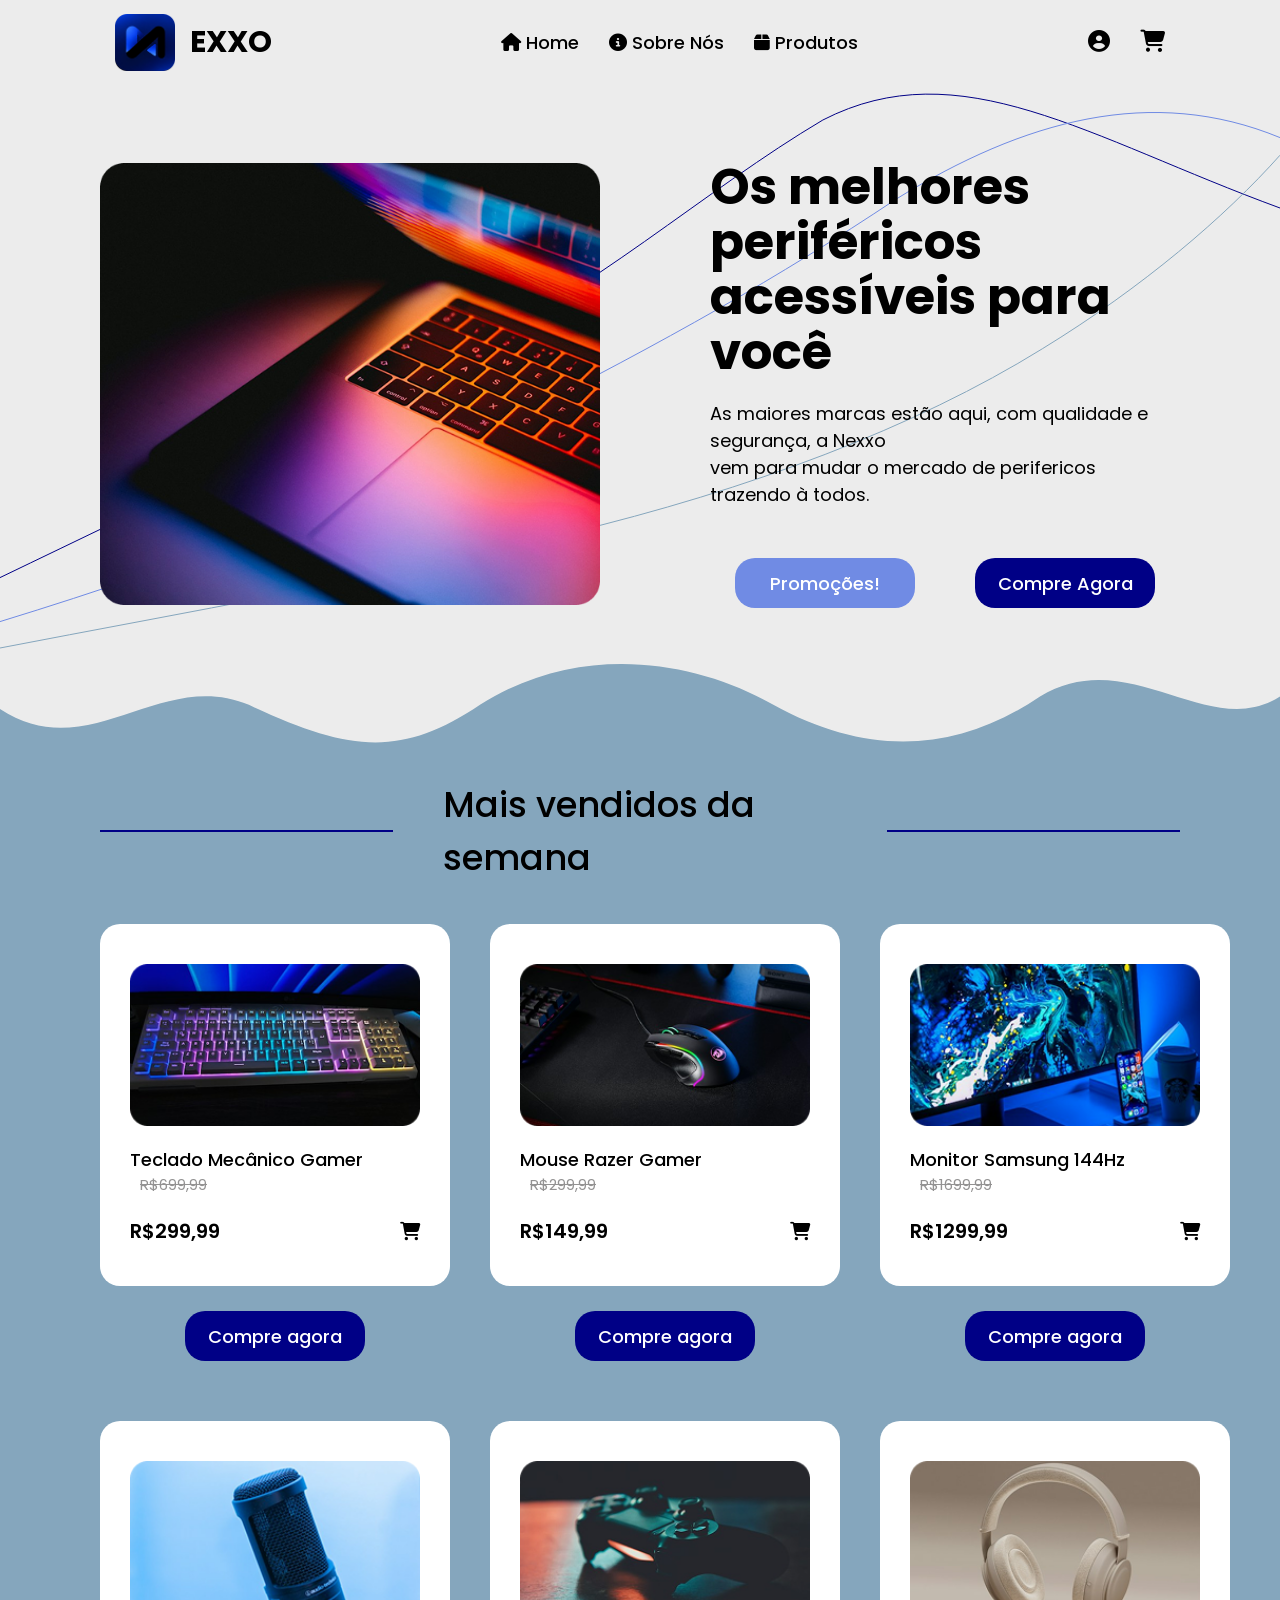
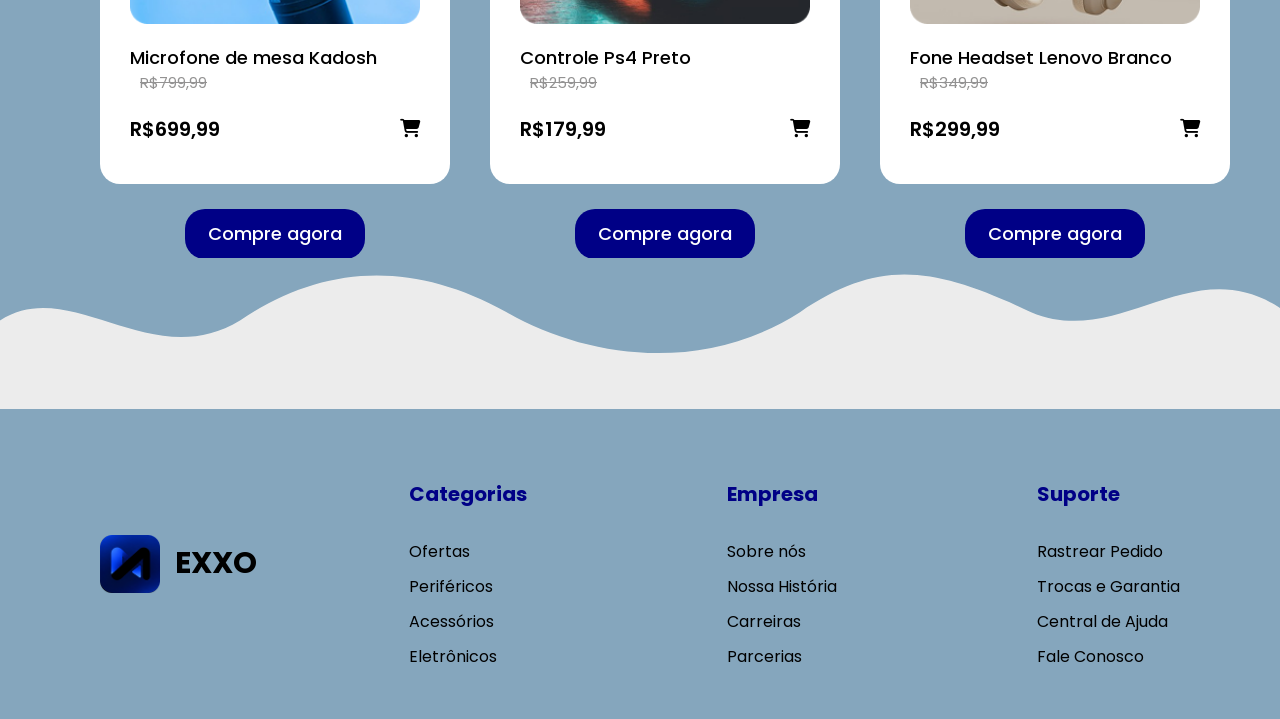
<file: index.html>
<!DOCTYPE html>
<html lang="pt-br">

<head>
    <meta charset="UTF-8">
    <meta name="viewport" content="width=device-width, initial-scale=1.0">
    <link rel="preconnect" href="https://fonts.googleapis.com">
    <link rel="stylesheet" href="css/style.css">
    <link rel="preconnect" href="https://fonts.gstatic.com" crossorigin>
    <link rel="shortcut icon" href="img/favicon-16x16.png" type="image/x-icon">
    <link
        href="https://fonts.googleapis.com/css2?family=Intel+One+Mono:ital,wght@0,300..700;1,300..700&family=Poppins:ital,wght@0,100;0,200;0,300;0,400;0,500;0,600;0,700;0,800;0,900;1,100;1,200;1,300;1,400;1,500;1,600;1,700;1,800;1,900&display=swap"
        rel="stylesheet">
    <link rel="stylesheet" href="https://cdnjs.cloudflare.com/ajax/libs/font-awesome/6.5.0/css/all.min.css">
    <script src="js/script.js" defer></script>

    <title>Home | Nexxo</title>
</head>

<body>
    <header>

        <div class="LogoHeader">
            <img src="img/LogoNexxo.png" alt="Logo Nexxo">
            <p class="NomeEmpresa">EXXO</p>
        </div>

        <nav id="MenuNavegacao">

            

            <ol>
                <li>
                    <a href="index.html">
                        <i class="fa-solid fa-house"></i>
                        Home
                    </a>
                </li>

                <li>
                    <a href="#">
                        <i class="fa-solid fa-circle-info"></i>
                        Sobre Nós
                    </a>
                </li>

                <li>
                    <a href="Compra.html">
                        <i class="fa-solid fa-box"></i>
                        Produtos
                    </a>
                </li>

                <li class="ItemMobile">
                    <a href="Login.html">
                        <i class="fa-solid fa-circle-user"></i>
                        Login
                    </a>
                </li>

                <li class="ItemMobile">
                    <a href="#">
                        <i class="fa-solid fa-cart-shopping"></i>
                        Carrinho
                    </a>
                </li>
            </ol>

        </nav>

        <div class="IconesHeader">

            <a href="Login.html">
                <i class="fa-solid fa-circle-user"></i>
            </a>

            <a href="#">
                <i class="fa-solid fa-cart-shopping"></i>
            </a>

            <button class="MenuHamburguer" type="button" aria-label="Abrir menu" aria-controls="MenuNavegacao"
                aria-expanded="false">
                <i class="fa-solid fa-bars"></i>
            </button>
        </div>
    </header>

    <main class="PaginaHome">

        <section class="HeroSection">

            <svg class="LinhasDecorativas" viewBox="0 0 1400 600" preserveAspectRatio="none">

                <path d="M0 520
           C180 430, 320 360, 480 280
           C650 195, 770 80, 900 0
           C1050 -80, 1190 20, 1400 100" class="LinhaDecorativa LinhaEscura">
                </path>

                <path d="M0 570
           C220 500, 390 430, 560 340
           C730 250, 850 180, 980 90
           C1120 0, 1260 -40, 1400 20" class="LinhaDecorativa LinhaRoxa">
                </path>

                <path d="M0 600
           C200 560, 420 520, 620 470
           C820 420, 1000 350, 1140 260
           C1250 190, 1340 110, 1400 40" class="LinhaDecorativa LinhaClara">
                </path>

            </svg>

            <img src="img/ImgPrincipal.png" alt="">

            <div class="TextosBotoes">
                <h1 class="Branding">Os melhores periféricos<br> acessíveis para você</h1>

                <p class="Descricao">As maiores marcas estão aqui, com qualidade e segurança, a Nexxo<br> vem para mudar
                    o mercado de perifericos trazendo à todos.</p>

                <div class="Botoes">
                    <a class="BotaoPromo" href="">Promoções!</a>

                    <a class="BotaoCompre" href="">Compre Agora</a>
                </div>
            </div>

        </section>

        <section class="Dashboard">

            <svg class="Onda OndaTopo" viewBox="0 0 1440 120" preserveAspectRatio="none">

                <path d="
            M0,60
            C100,130 180,10 280,55
            C390,110 450,120 540,55
            C650,-20 780,0 870,55
            C980,120 1080,110 1170,45
            C1270,-20 1360,100 1440,45
            L1440,120
            L0,120
            Z
        " />
            </svg>

            <div class="TituloSecao">
                <h3>Mais vendidos da semana</h3>
            </div>

            <div class="Produtos">

                <div class="Produto">
                    <div class="CardProduto">
                        <img src="img/ImgTeclado.png" alt="Teclado Mecanico Rgb">
                        <P class="Tipo">Teclado Mecânico Gamer</P>
                        <p class="Desconto">R$699,99</p>

                        <div class="PrecoCarrinho">
                            <p class="Preco">R$299,99</p>

                            <a href="">
                                <i class="fa-solid fa-cart-shopping"></i>
                            </a>
                        </div>
                    </div>
                    <a class="ComprarAgora" href="">
                        Compre agora
                    </a>
                </div>

                <div class="Produto">
                    <div class="CardProduto">
                        <img src="img/ImgMouse.png" alt="Mouse Gamer da empresa Razer">
                        <P class="Tipo">Mouse Razer Gamer</P>
                        <p class="Desconto">R$299,99</p>

                        <div class="PrecoCarrinho">
                            <p class="Preco">R$149,99</p>

                            <a href="">
                                <i class="fa-solid fa-cart-shopping"></i>
                            </a>
                        </div>
                    </div>
                    <a class="ComprarAgora" href="">
                        Compre agora
                    </a>
                </div>

                <div class="Produto">
                    <div class="CardProduto">
                        <img src="img/ImgMonitor.png" alt="Monitor Samsung 24 polegadas e 144Hz">
                        <P class="Tipo">Monitor Samsung 144Hz</P>
                        <p class="Desconto">R$1699,99</p>

                        <div class="PrecoCarrinho">
                            <p class="Preco">R$1299,99</p>

                            <a href="">
                                <i class="fa-solid fa-cart-shopping"></i>
                            </a>
                        </div>
                    </div>
                    <a class="ComprarAgora" href="Compra.html">
                        Compre agora
                    </a>
                </div>

                <div class="Produto">
                    <div class="CardProduto">
                        <img src="img/ImgMicrofone.png" alt="Microfone preto de mesa da marca Kadosh">
                        <P class="Tipo">Microfone de mesa Kadosh</P>
                        <p class="Desconto">R$799,99</p>

                        <div class="PrecoCarrinho">
                            <p class="Preco">R$699,99</p>

                            <a href="">
                                <i class="fa-solid fa-cart-shopping"></i>
                            </a>
                        </div>
                    </div>
                    <a class="ComprarAgora" href="">
                        Compre agora
                    </a>
                </div>

                <div class="Produto">
                    <div class="CardProduto">
                        <img src="img/ImgControle.png" alt="Controle preto de Playstation 4">
                        <P class="Tipo">Controle Ps4 Preto</P>
                        <p class="Desconto">R$259,99</p>

                        <div class="PrecoCarrinho">
                            <p class="Preco">R$179,99</p>

                            <a href="">
                                <i class="fa-solid fa-cart-shopping"></i>
                            </a>
                        </div>
                    </div>
                    <a class="ComprarAgora" href="">
                        Compre agora
                    </a>
                </div>

                <div class="Produto">
                    <div class="CardProduto">
                        <img src="img/ImgFone.png" alt="Fone Headset Branco Lenovo">
                        <P class="Tipo">Fone Headset Lenovo Branco</P>
                        <p class="Desconto">R$349,99</p>

                        <div class="PrecoCarrinho">
                            <p class="Preco">R$299,99</p>

                            <a href="">
                                <i class="fa-solid fa-cart-shopping"></i>
                            </a>
                        </div>
                    </div>
                    <a class="ComprarAgora" href="">
                        Compre agora
                    </a>
                </div>
            </div>

            <svg class="Onda OndaBaixo" viewBox="0 0 1440 120" preserveAspectRatio="none">

                <path d="
            M0,60
            C100,130 180,10 280,55
            C390,110 450,120 540,55
            C650,-20 780,0 870,55
            C980,120 1080,110 1170,45
            C1270,-20 1360,100 1440,45
            L1440,120
            L0,120
            Z
        " />
            </svg>
        </section>
    </main>

    <footer>
        <div class="LogoFooter">
            <img src="img/LogoNexxo.png" alt="Logo da empresa Nexxo">
            <p class="NomeEmpresa">EXXO</p>
        </div>

        <div class="Informacoes">

            <div class="CategoriasFooter">
                <h3 class="FooterDivisao">Categorias</h3>
                <a href="">Ofertas</a>
                <a href="">Periféricos</a>
                <a href="">Acessórios</a>
                <a href="">Eletrônicos</a>
            </div>

            <div class="EmpresaFooter">
                <h3 class="FooterDivisao">Empresa</h3>
                <a href="">Sobre nós</a>
                <a href="">Nossa História</a>
                <a href="">Carreiras</a>
                <a href="">Parcerias</a>
            </div>

            <div class="SuporteFooter">
                <h3 class="FooterDivisao">Suporte</h3>
                <a href="">Rastrear Pedido</a>
                <a href="">Trocas e Garantia</a>
                <a href="">Central de Ajuda</a>
                <a href="">Fale Conosco</a>
            </div>

        </div>
    </footer>
</body>

</html>
</file>
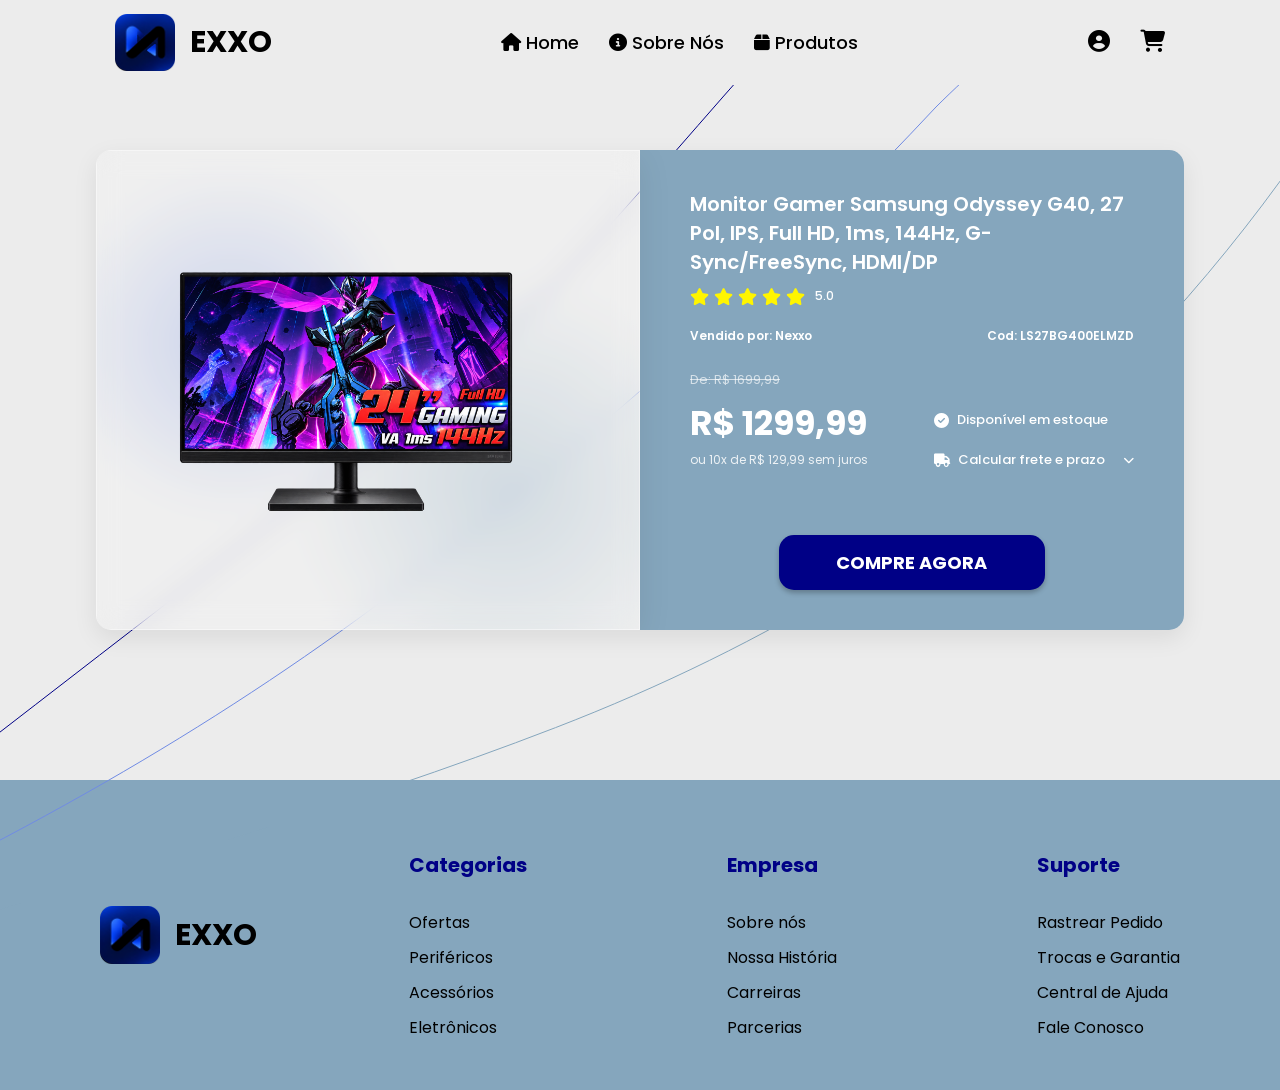
<file: Compra.html>
<!DOCTYPE html>
<html lang="pt-br">

<head>
    <meta charset="UTF-8">
    <meta name="viewport" content="width=device-width, initial-scale=1.0">

    <link rel="preconnect" href="https://fonts.googleapis.com">
    <link rel="preconnect" href="https://fonts.gstatic.com" crossorigin>

    <link
        href="https://fonts.googleapis.com/css2?family=Intel+One+Mono:ital,wght@0,300..700;1,300..700&family=Poppins:ital,wght@0,100;0,200;0,300;0,400;0,500;0,600;0,700;0,800;0,900;1,100;1,200;1,300;1,400;1,500;1,600;1,700;1,800;1,900&display=swap"
        rel="stylesheet">

    <link rel="stylesheet" href="https://cdnjs.cloudflare.com/ajax/libs/font-awesome/6.5.0/css/all.min.css">

    <link rel="stylesheet" href="css/style.css">

    <link rel="shortcut icon" href="img/favicon-16x16.png" type="image/x-icon">
    <script src="js/script.js" defer></script>

    <title>Compra | Nexxo</title>
</head>

<body class="PaginaCompra">

    <header>

        <div class="LogoHeader">
            <img src="img/LogoNexxo.png" alt="Logo da empresa Nexxo">
            <p class="NomeEmpresa">EXXO</p>
        </div>

        <nav id="MenuNavegacao">


            <ol>
                <li>
                    <a href="index.html">
                        <i class="fa-solid fa-house"></i>
                        Home
                    </a>
                </li>

                <li>
                    <a href="#">
                        <i class="fa-solid fa-circle-info"></i>
                        Sobre Nós
                    </a>
                </li>

                <li>
                    <a href="Compra.html">
                        <i class="fa-solid fa-box"></i>
                        Produtos
                    </a>
                </li>

                <li class="ItemMobile">
                    <a href="Login.html">
                        <i class="fa-solid fa-circle-user"></i>
                        Login
                    </a>
                </li>

                <li class="ItemMobile">
                    <a href="">
                        <i class="fa-solid fa-cart-shopping"></i>
                        Carrinho
                    </a>
                </li>
            </ol>
        </nav>

        <div class="IconesHeader">

            <a href="Login.html">
                <i class="fa-solid fa-circle-user"></i>
            </a>

            <a href="">
                <i class="fa-solid fa-cart-shopping"></i>
            </a>
            <button class="MenuHamburguer" type="button" aria-label="Abrir menu">
                <i class="fa-solid fa-bars"></i>
            </button>
        </div>

    </header>

    <svg class="LinhasDecorativas" viewBox="0 0 1400 600" preserveAspectRatio="none">

        <path d="M0 520
            C180 430, 320 360, 480 280
            C650 195, 770 80, 900 0
            C1050 -80, 1190 20, 1400 100" class="LinhaDecorativa LinhaEscura">
        </path>

        <path d="M0 570
            C220 500, 390 430, 560 340
            C730 250, 850 180, 980 90
            C1120 0, 1260 -40, 1400 20" class="LinhaDecorativa LinhaRoxa">
        </path>

        <path d="M0 600
            C200 560, 420 520, 620 470
            C820 420, 1000 350, 1140 260
            C1250 190, 1340 110, 1400 40" class="LinhaDecorativa LinhaClara">
        </path>

    </svg>

    <section class="SecaoCompra">

        <div class="LadoImagem">

            <div class="DestaqueProduto">
                <img src="img/ImgCompraMonitor.png" alt="Monitor Gamer Samsung Odyssey G40">
            </div>

        </div>

        <div class="LadoInformacoes">

            <h2 class="TipoProduto">
                Monitor Gamer Samsung Odyssey G40, 27 Pol, IPS,
                Full HD, 1ms, 144Hz, G-Sync/FreeSync, HDMI/DP
            </h2>

            <div class="Avaliacao">

                <div class="Estrelas">
                    <i class="fa-solid fa-star"></i>
                    <i class="fa-solid fa-star"></i>
                    <i class="fa-solid fa-star"></i>
                    <i class="fa-solid fa-star"></i>
                    <i class="fa-solid fa-star"></i>
                </div>

                <span>5.0</span>

            </div>

            <div class="DadosVenda">

                <p class="VendidoPor">
                    Vendido por: Nexxo
                </p>

                <p class="CodVenda">
                    Cod: LS27BG400ELMZD
                </p>

            </div>

            <div class="DetalhesCompra">

                <div class="AreaPreco">

                    <p class="PrecoAntigo">
                        De: R$ 1699,99
                    </p>

                    <p class="PrecoAtual">
                        R$ 1299,99
                    </p>

                    <p class="Parcelamento">
                        ou 10x de R$ 129,99 sem juros
                    </p>

                </div>

                <div class="AreaEntrega">

                    <div class="Estoque">

                        <i class="fa-solid fa-circle-check"></i>

                        <span>
                            Disponível em estoque
                        </span>

                    </div>

                    <div class="Frete">

                        <button class="AbrirFrete" type="button">

                            <span>
                                <i class="fa-solid fa-truck"></i>
                                Calcular frete e prazo
                            </span>

                            <i class="fa-solid fa-chevron-down SetaFrete"></i>

                        </button>

                        <div class="CalculoFrete">

                            <input type="text" class="InputCep" placeholder="Digite seu CEP" maxlength="9">

                            <button class="BotaoCalcularFrete" type="button">

                                Calcular

                            </button>

                        </div>

                    </div>

                </div>

            </div>

            <a class="ComprarAgora" href="">
                Compre agora
            </a>

        </div>

    </section>

    <footer>

        <div class="LogoFooter">

            <img src="img/LogoNexxo.png" alt="Logo da empresa Nexxo">

            <p class="NomeEmpresa">
                EXXO
            </p>

        </div>

        <div class="Informacoes">

            <div class="CategoriasFooter">

                <h3 class="FooterDivisao">
                    Categorias
                </h3>

                <a href="">Ofertas</a>
                <a href="">Periféricos</a>
                <a href="">Acessórios</a>
                <a href="">Eletrônicos</a>

            </div>

            <div class="EmpresaFooter">

                <h3 class="FooterDivisao">
                    Empresa
                </h3>

                <a href="">Sobre nós</a>
                <a href="">Nossa História</a>
                <a href="">Carreiras</a>
                <a href="">Parcerias</a>

            </div>

            <div class="SuporteFooter">

                <h3 class="FooterDivisao">
                    Suporte
                </h3>

                <a href="">Rastrear Pedido</a>
                <a href="">Trocas e Garantia</a>
                <a href="">Central de Ajuda</a>
                <a href="">Fale Conosco</a>

            </div>

        </div>

    </footer>

    <script>

        const abrirFrete = document.querySelector(".AbrirFrete");
        const calculoFrete = document.querySelector(".CalculoFrete");
        const setaFrete = document.querySelector(".SetaFrete");

        abrirFrete.addEventListener("click", function () {

            if (calculoFrete.style.display === "flex") {

                calculoFrete.style.display = "none";

                setaFrete.style.transform = "rotate(0deg)";

            } else {

                calculoFrete.style.display = "flex";

                setaFrete.style.transform = "rotate(180deg)";
            }
        });
    </script>
</body>

</html>
</file>
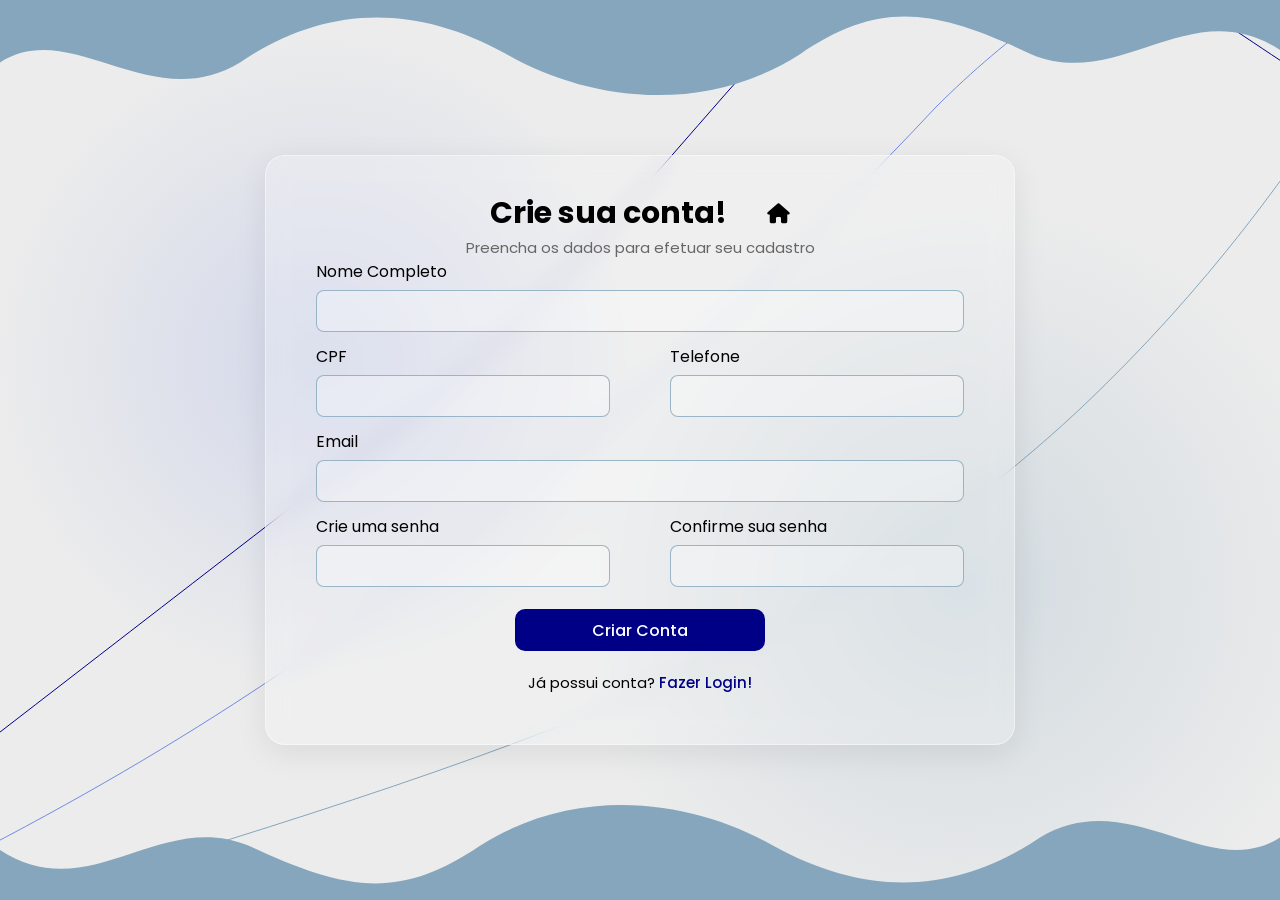
<file: CriarConta.html>
<!DOCTYPE html>
<html lang="pt-br">

<head>
    <meta charset="UTF-8">
    <meta name="viewport" content="width=device-width, initial-scale=1.0">
    <link rel="preconnect" href="https://fonts.googleapis.com">
    <link rel="stylesheet" href="css/style.css">
    <link rel="preconnect" href="https://fonts.gstatic.com" crossorigin>
    <link rel="shortcut icon" href="img/favicon-16x16.png" type="image/x-icon">
    <link
        href="https://fonts.googleapis.com/css2?family=Intel+One+Mono:ital,wght@0,300..700;1,300..700&family=Poppins:ital,wght@0,100;0,200;0,300;0,400;0,500;0,600;0,700;0,800;0,900;1,100;1,200;1,300;1,400;1,500;1,600;1,700;1,800;1,900&display=swap"
        rel="stylesheet">
    <link rel="stylesheet" href="https://cdnjs.cloudflare.com/ajax/libs/font-awesome/6.5.0/css/all.min.css">

    <title>Criar Conta | Nexxo</title>
</head>

<body>

    <main>

        <section class="CriarConta">
            <svg class="LinhasDecorativas" viewBox="0 0 1400 600" preserveAspectRatio="none">

                <path d="M0 520
           C180 430, 320 360, 480 280
           C650 195, 770 80, 900 0
           C1050 -80, 1190 20, 1400 100" class="LinhaDecorativa LinhaEscura">
                </path>

                <path d="M0 570
           C220 500, 390 430, 560 340
           C730 250, 850 180, 980 90
           C1120 0, 1260 -40, 1400 20" class="LinhaDecorativa LinhaRoxa">
                </path>

                <path d="M0 600
           C200 560, 420 520, 620 470
           C820 420, 1000 350, 1140 260
           C1250 190, 1340 110, 1400 40" class="LinhaDecorativa LinhaClara">
                </path>

            </svg>
            <svg class="OndaLogin OndaLoginTopo" viewBox="0 0 1440 120" preserveAspectRatio="none">

                <path d="
            M0,60
            C100,130 180,10 280,55
            C390,110 450,120 540,55
            C650,-20 780,0 870,55
            C980,120 1080,110 1170,45
            C1270,-20 1360,100 1440,45
            L1440,120
            L0,120
            Z
        " />
            </svg>

            <div class="Cadastro">
                <div class="TopoCadastro">

                    <div class="TituloCadastro">
                        <h2>Crie sua conta!</h2>
                        <a href="index.html" class="LinkHome">
                            <i class="fa-solid fa-house"></i>
                        </a>
                    </div>

                    <p>Preencha os dados para efetuar seu cadastro</p>
                </div>

                <div class="FormularioConta">
                    <div class="Campo CampoNome">
                        <label for="nome">Nome Completo</label>
                        <input type="text" id="nome">
                    </div>

                    <div class="Campo CampoCpf">
                        <label for="cpf">CPF</label>
                        <input type="text" id="cpf">
                    </div>

                    <div class="Campo CampoTelefone">
                        <label for="telefone">Telefone</label>
                        <input type="tel" id="telefone">
                    </div>

                    <div class="Campo CampoEmail">
                        <label for="email">Email</label>
                        <input type="email" id="email">
                    </div>

                    <div class="Campo CampoSenha">
                        <label for="senha">Crie uma senha</label>
                        <input type="password" id="senha">
                    </div>

                    <div class="Campo CampoConfirmarSenha">
                        <label for="confirmarSenha">Confirme sua senha</label>
                        <input type="password" id="confirmarSenha">
                    </div>

                    <button class="BotaoCriarConta" type="submit">Criar Conta</button>
                </div>
                <p class="EntrarLogin">Já possui conta? <a href="Login.html">Fazer Login!</a></p>

            </div>
            <svg class="OndaLogin OndaLoginBaixo" viewBox="0 0 1440 120" preserveAspectRatio="none">

                <path d="
            M0,60
            C100,130 180,10 280,55
            C390,110 450,120 540,55
            C650,-20 780,0 870,55
            C980,120 1080,110 1170,45
            C1270,-20 1360,100 1440,45
            L1440,120
            L0,120
            Z
        " />
            </svg>
        </section>
    </main>
</body>

</html>
</file>
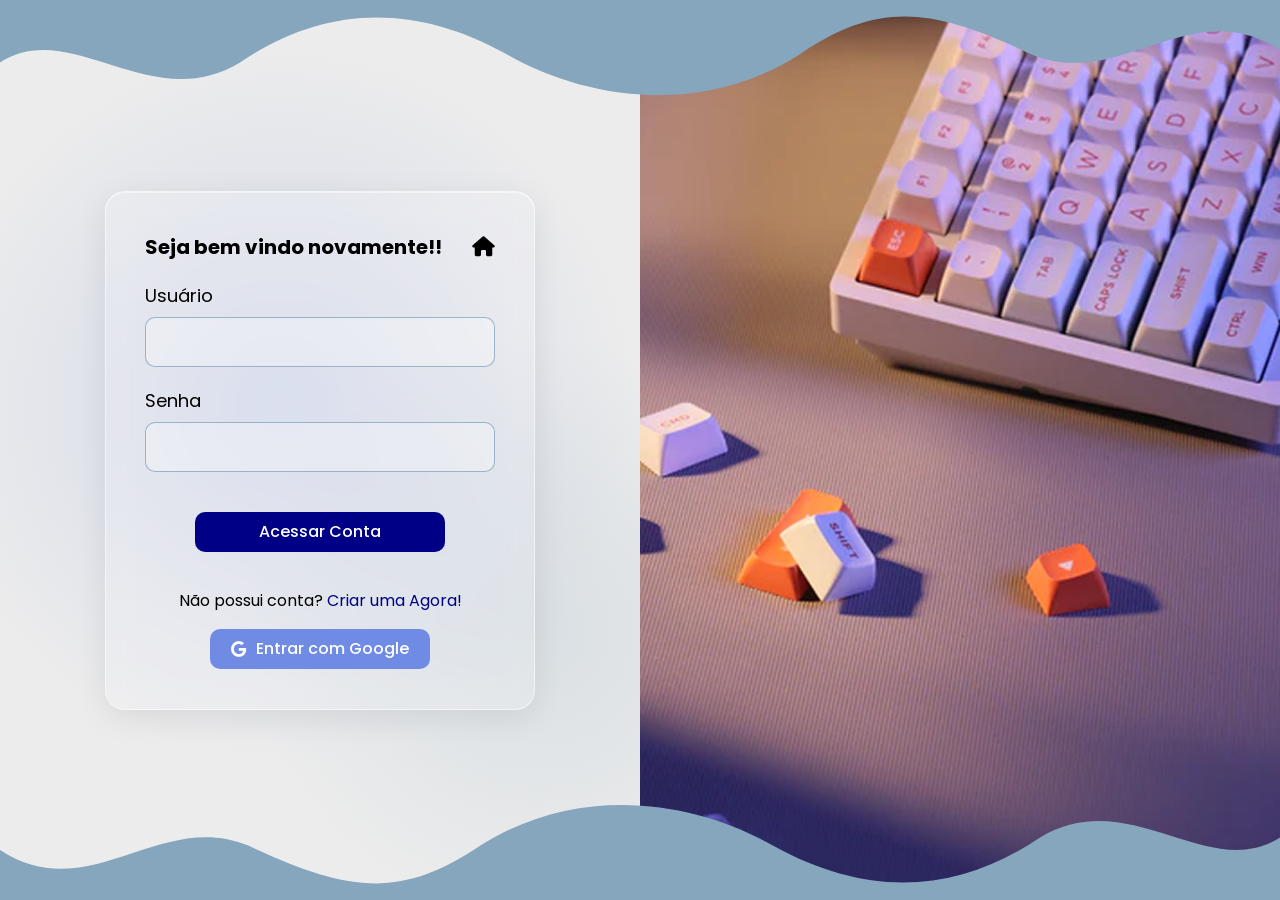
<file: Login.html>
<!DOCTYPE html>
<html lang="pt-br">

<head>
    <meta charset="UTF-8">
    <meta name="viewport" content="width=device-width, initial-scale=1.0">
    <link rel="preconnect" href="https://fonts.googleapis.com">
    <link rel="stylesheet" href="css/style.css">
    <link rel="preconnect" href="https://fonts.gstatic.com" crossorigin>
    <link rel="shortcut icon" href="img/favicon-16x16.png" type="image/x-icon">
    <link
        href="https://fonts.googleapis.com/css2?family=Intel+One+Mono:ital,wght@0,300..700;1,300..700&family=Poppins:ital,wght@0,100;0,200;0,300;0,400;0,500;0,600;0,700;0,800;0,900;1,100;1,200;1,300;1,400;1,500;1,600;1,700;1,800;1,900&display=swap"
        rel="stylesheet">
    <link rel="stylesheet" href="https://cdnjs.cloudflare.com/ajax/libs/font-awesome/6.5.0/css/all.min.css">

    <title>Login | Nexxo</title>
</head>

<body>

    <main>
        <!-- onda -->
        <section class="Login">
            <svg class="OndaLogin OndaLoginTopo" viewBox="0 0 1440 120" preserveAspectRatio="none">

                <path d="
            M0,60
            C100,130 180,10 280,55
            C390,110 450,120 540,55
            C650,-20 780,0 870,55
            C980,120 1080,110 1170,45
            C1270,-20 1360,100 1440,45
            L1440,120
            L0,120
            Z
        " />
            </svg>
            <div class="DadosLogin">

                <div class="CaixaLogin">
                    <div class="TopoLogin">
                        <h2>Seja bem vindo novamente!!</h2>
                        <a href="index.html" class="LinkHome">
                            <i class="fa-solid fa-house"></i>
                        </a>
                    </div>

                    <div class="Formulario">
                        <div class="Campo">
                            <label for="usuario">Usuário</label>
                            <input type="text" id="usuario">
                        </div>

                        <div class="Campo">
                            <label for="senha">Senha</label>
                            <input type="password" id="senha">
                        </div>

                        <button class="AcessarConta" type="submit">Acessar Conta</button>
                    </div>

                    <div class="ContaGoogle">
                        <p class="EntrarCriarConta">Não possui conta? <a href="CriarConta.html">Criar uma Agora!</a></p>

                        <button class="Google">
                            <i class="fa-brands fa-google"></i>
                            Entrar com Google</button>
                    </div>
                </div>
            </div>
            <div class="ImgLogin">
                <img src="img/ImgFundoLogin.png" alt="">
            </div>

            <svg class="OndaLogin OndaLoginBaixo" viewBox="0 0 1440 120" preserveAspectRatio="none">

                <path d="
            M0,60
            C100,130 180,10 280,55
            C390,110 450,120 540,55
            C650,-20 780,0 870,55
            C980,120 1080,110 1170,45
            C1270,-20 1360,100 1440,45
            L1440,120
            L0,120
            Z
        " />
            </svg>
        </section>

        <!-- onda -->
    </main>

</body>

</html>
</file>
<file: css/style.css>
*{
    box-sizing: border-box;
    font-family: "Poppins", sans-serif;   
}
body{
    background-color: #ECECEC;
    margin: 0;
}
header{
    display: flex;
    align-items: center;
    justify-content: space-around;
    background-color: #ECECEC;
    position: fixed;
    top: 0;
    width: 100%;
    height: 85px;
    left: 0;
    z-index: 10;
}
.MenuHamburguer,
.FecharMenu,
.ItemMobile,
header nav ol a i {
    display: none;
}
.PaginaHome{
    padding-top: 120px;
}
.LogoHeader{
    display: flex;
    align-items: center;
    gap: 15px;
    margin: 0;
}
.LogoHeader img{
    width: 60px;
}
.NomeEmpresa{
    font-size: 30px;
    font-weight: 700;
    cursor: default;
}

nav ol{
    display: flex;
    gap: 30px;
    list-style-type: none;
    margin: 0;
    padding: 0;
}
nav a{
    text-decoration: none;
    font-size: 18px;
    font-weight: 500;
    color: black;
    position: relative;
}
nav a::after {
    content: "";
    position: absolute;
    width: 0;
    height: 2px;
    left: 0;
    bottom: -5px;
    background-color: #000086;
    transition: 0.3s;
}

nav a:hover::after {
    width: 100%;
}
.IconesHeader {
    display: flex;
    gap: 30px;
}
.IconesHeader i{
    font-size: 22px;
    color: black;
    transition: 0.3s;
}
.IconesHeader i:hover{
    color: #708BE4;
}
.HeroSection{
    display: flex;
    align-items: center;
    margin: 40px 100px 0;
    gap: 110px;
    position: relative
}
.LinhasDecorativas {
    position: absolute;
    top: -40px;
    left: -100px;
    width: calc(100% + 200px);
    height: calc(100% + 80px);
    z-index: 0;
    pointer-events: none;
    overflow: visible;
}

.LinhaDecorativa {
    fill: none;
    stroke: #708BE4;
    stroke-width: 1;
    vector-effect: non-scaling-stroke;
}
.LinhaEscura{
    stroke: #000086;
}
.LinhaClara{
    stroke: #85A6BD;
}
.HeroSection img{
    width: 500px;
    position: relative;
    z-index: 1;
}
.Branding{
    font-size: 50px;
    line-height: 1.1;
    margin: 0 0 20px 0;
    position: relative;
    z-index: 1;
}
.Descricao{
    font-size: 18px;
    margin: 0 0 50px 0;
    position: relative;
    z-index: 1;
}
.Botoes{
    display: flex;
    justify-content: center;
    gap: 60px;
    position: relative;
    z-index: 1;
}
.BotaoPromo{
    background-color: #708BE4;
    font-weight: 500;
    font-size: 18px;
    width: 180px;
    height: 50px;
    display: flex;
    justify-content: center;
    align-items: center;
    color: white;
    text-decoration: none;
    border-radius: 20px;
    transition: 0.3s;
}
.BotaoPromo:hover{
    opacity: 0.7;
    font-size: 20px;
    width: 190px;
    height: 55px;
}
.BotaoCompre{
    background-color: #000086;
    font-weight: 500;
    font-size: 18px;
    width: 180px;
    height: 50px;
    display: flex;
    justify-content: center;
    align-items: center;
    color: white;
    text-decoration: none;
    border-radius: 20px;
    transition: 0.3s;
}
.BotaoCompre:hover{
    opacity: 0.7;
    font-size: 20px;
    width: 190px;
    height: 55px;
}
.Dashboard{
    background-color: #85A6BD;
    position: relative;
    margin-top: 150px;
}
.Onda {
    position: absolute;
    left: 0;
    width: 100%;
    height: 100px;
    display: block;
}
.Onda path {
    fill: #85A6BD;
}
.OndaTopo {
    top: -99px;
}
.OndaBaixo {
    bottom: -99px;
    transform: rotate(180deg);
}
.TituloSecao{
    display: flex;
    justify-content: center;
    align-items: center;
    gap: 50px;
    margin: 20px 100px 0;
}
.TituloSecao::before,
.TituloSecao::after{
    content: "";
    width: 350px;
    height: 2px;
    background-color: #000086;
    margin: 20px 0 0;
}
.TituloSecao h3 {
    margin: 20px 0 0;
    font-size: 35px;
    font-weight: 500;
}
.Produtos{
    margin: 40px 100px 20px;
    display: grid;
    justify-content: space-between;
    grid-template-columns: repeat(3, 350px);
    column-gap: 40px;
    row-gap: 60px;
}
.Produto{
    display: flex;
    flex-direction: column;
    align-items: center;
}
.CardProduto{
    background-color: white;
    width: 350px;
    display: flex;  
    flex-direction: column;
    border-radius: 20px;
    padding: 40px 30px;
}
.Tipo{
    font-size: 18px;
    font-weight: 500;
    margin: 20px 0 0;
}
.Desconto{
    font-size: 15px;
    margin: 0 10px 0;
    color: #939292;
    text-decoration: line-through;
}
.PrecoCarrinho{
    display: flex;
    justify-content: space-between;
    align-items: center;
    margin-top: 20px;
    width: 100%;
    font-weight: 600;
}
.Preco{
    font-size: 20px;
    margin: 0;
}
.PrecoCarrinho a{
    color: black;
    font-size: 18px;
    transition: 0.3s;
}
.PrecoCarrinho a:hover{
    color: #708BE4;
}
.ComprarAgora{
    background-color: #000086;
    font-weight: 500;
    font-size: 18px;
    width: 180px;
    height: 50px;
    display: flex;
    justify-content: center;
    align-items: center;
    color: white;
    text-decoration: none;
    border-radius: 20px;
    margin-top: 25px;
    transition: 0.3s;
}
.ComprarAgora:hover{
    opacity: 0.7;
    font-size: 20px;
    width: 190px;
}
footer{
    background-color: #85A6BD;
    display: flex;
    align-items: center;
    justify-content: space-between;
    margin: 150px 0 0;
    padding: 50px 100px;
}
.LogoFooter{
    display: flex;
    align-items: center;
    gap: 15px;
    margin: 0;
}
.LogoFooter img{
    width: 60px;
}
.Informacoes {
    display: flex;
    gap: 200px;
}
.CategoriasFooter,
.EmpresaFooter,
.SuporteFooter {
    display: flex;
    flex-direction: column;
    gap: 10px;
}
.FooterDivisao{
    color: #000086;
    cursor: default;
    font-size: 20px;
}
.Informacoes a{
    font-size: 16px;
    text-decoration: none;
    color: black;
     transition: 0.2s;
}
.Informacoes a:hover {
    color: #ffffff;
}

/* Pagina de Login */
.Login {
    display: flex;
    width: 100%;
    height: 100vh;
    position: relative;
    overflow: hidden;

    background:
        radial-gradient(
            circle at 22% 45%,
            rgba(112, 139, 228, 0.20),
            transparent 32%
        ),
        radial-gradient(
            circle at 42% 70%,
            rgba(133, 166, 189, 0.18),
            transparent 30%
        ),
        #ECECEC;
}
.DadosLogin {
    width: 50%;

    display: flex;
    justify-content: center;
    align-items: center;
    position: relative;
    z-index: 2;
}
.CaixaLogin {
    width: 430px;
    display: flex;
    flex-direction: column;
    align-items: center;
    padding: 40px 35px;
    background: rgba(255, 255, 255, 0.16);
    backdrop-filter: blur(14px);
    -webkit-backdrop-filter: blur(14px);
    border: 1px solid rgba(255, 255, 255, 0.55);
    border-radius: 20px;
    box-shadow:
        0 8px 32px rgba(0, 0, 0, 0.08),
        inset 0 1px 0 rgba(255, 255, 255, 0.45);
}
.TopoLogin {
    width: 100%;
    display: flex;
    align-items: center;
    justify-content: center;
    gap: 30px;
}

.TopoLogin h2 {
    margin: 0;
    font-size: 20px;
}
.LinkHome {
    color: black;
    text-decoration: none;
    font-size: 20px;
    transition: 0.3s;
}
.LinkHome:hover {
    color: #85A6BD;
}
.Formulario{
    margin-top: 20px;
    display: flex;
    flex-direction: column;
    align-items: center;
    gap: 20px;
}
.Campo{
    display: flex;
    flex-direction: column;
    width: 350px;
}
.Campo label{
    font-size: 18px;
    margin-bottom: 8px;
}
.Campo input{
    width: 100%;
    height: 50px;
    border: 1px solid rgba(133, 166, 189, 0.8);
    border-radius: 8px;
    background: rgba(255, 255, 255, 0.30);
    padding: 0 15px;
    font-size: 15px;
    outline: none;
    border-radius: 10px;
    transition: 0.3s;
}
.Campo input:focus {
    border-color: #708BE4;
    background: rgba(255, 255, 255, 0.50);
    box-shadow: 0 0 0 3px rgba(112, 139, 228, 0.12);
}
.AcessarConta{
    width: 250px;
    height: 40px;
    border-radius: 10px;
    background-color: #000086;
    border: none;
    cursor: pointer;
    font-size: 16px;
    margin-top: 20px;
    font-weight: 500;
    color: white;
    transition: 0.3s;
}
.AcessarConta:hover{
    opacity: 0.7;
}
.ContaGoogle{
    display: flex;
    flex-direction: column;
    align-items: center;
    margin-top: 20px;
    
}
.EntrarCriarConta a{
    text-decoration: none;
    color: #000086;
    cursor: pointer;
    transition: 0.3s;
}
.EntrarCriarConta a:hover{
    color: #708BE4;
}
.Google{
    width: 220px;
    height: 40px;
    border-radius: 10px;
    background-color: #708BE4;
    border: none;
    cursor: pointer;
    font-size: 16px;
    font-weight: 500;
    color: white;
    transition: 0.3s;
    display: flex;
    align-items: center;
    justify-content: center;
    gap: 10px;
}
.Google:hover{
    opacity: 0.7;
}
.ImgLogin{
    width: 50%;
    height: 100vh;
}
.ImgLogin img{
    width: 100%;
    height: 100%;
    object-fit: cover;
    display: block;
}
.OndaLogin {
    position: absolute;
    left: 0;
    width: 100%;
    height: 100px;
    z-index: 5;
    pointer-events: none;
}
.OndaLogin path {
    fill: #85A6BD;
}
.OndaLoginTopo {
    top: 0;
    transform: rotate(180deg);
}
.OndaLoginBaixo {
    bottom: 0;
}             

/* PAGINA DE CRIAR CONTA */
.CriarConta {
    width: 100%;
    height: 100vh;
    position: relative;
    overflow: hidden;
    display: flex;
    justify-content: center;
    align-items: center;
    background:
        radial-gradient(
            circle at 25% 40%,
            rgba(112, 139, 228, 0.20),
            transparent 30%
        ),
        radial-gradient(
            circle at 75% 65%,
            rgba(133, 166, 189, 0.25),
            transparent 35%
        ),
        #ECECEC;
}
.Cadastro {
    width: 750px;
    display: flex;
    flex-direction: column;
    align-items: center;
    padding: 35px 50px;
    background: rgba(255, 255, 255, 0.20);
    backdrop-filter: blur(12px);
    -webkit-backdrop-filter: blur(12px);
    border: 1px solid rgba(255, 255, 255, 0.45);
    border-radius: 20px;
    box-shadow: 0 8px 32px rgba(0, 0, 0, 0.08);
    position: relative;
    z-index: 2;
}
.TopoCadastro {
    text-align: center;
}
.TopoCadastro h2 {
    font-size: px;
    margin: 0;
}
.TopoCadastro p {
    font-size: 15px;
    color: #666;
    margin: 0;
}
.TituloCadastro {
    display: flex;
    align-items: center;
    justify-content: center;
    gap: 40px;
}
.TituloCadastro h2 {
    margin: 0;
    font-size: 30px;
}
.TituloCadastro .LinkHome {
    color: black;
    font-size: 20px;
    text-decoration: none;
    transition: 0.3s;
}
.TituloCadastro .LinkHome:hover {
    color: #85A6BD;
}
.FormularioConta {
    width: 100%;
    display: grid;
    grid-template-columns: 1fr 1fr;
    column-gap: 60px;
    row-gap: 12px;
}
.FormularioConta .Campo {
    width: 100%;
    display: flex;
    flex-direction: column;
}
.FormularioConta .Campo label {
    font-size: 16px;
    margin-bottom: 6px;
}
.FormularioConta .Campo input {
    width: 100%;
    height: 42px;
    border: 1px solid rgba(133, 166, 189, 0.8);
    border-radius: 8px;
    background: rgba(255, 255, 255, 0.30);
    padding: 0 12px;
    font-size: 14px;
    outline: none;
    transition: 0.3s;
}
.FormularioConta .Campo input:focus {
    border-color: #708BE4;
    background: rgba(255, 255, 255, 0.50);
    box-shadow: 0 0 0 3px rgba(112, 139, 228, 0.12);
}
.CampoNome,
.CampoEmail {
    grid-column: 1 / 3;
}
.BotaoCriarConta {
    grid-column: 1 / 3;
    width: 250px;
    height: 42px;
    justify-self: center;
    margin-top: 10px;
    border: none;
    border-radius: 10px;
    background-color: #000086;
    color: white;
    font-size: 16px;
    font-weight: 500;
    cursor: pointer;
    transition: 0.3s;
}
.BotaoCriarConta:hover {
    opacity: 0.7;
}
.EntrarLogin {
    margin-top: 20px;
    font-size: 15px;
}
.EntrarLogin a {
    color: #000086;
    text-decoration: none;
    font-weight: 500;
    transition: 0.3s;
}
.EntrarLogin a:hover {
    color: #708BE4;
}

/** PÁGINA DE COMPRA **/

.SecaoCompra {
    width: 85%;
    max-width: 1300px;
    height: 480px;
    margin: 150px auto 80px;
    display: flex;
    border-radius: 15px;
    overflow: hidden;
    position: relative;
    z-index: 2;
    box-shadow: 0 8px 25px rgba(0, 0, 0, 0.08);
}
.SecaoCompra::before {
    content: "";
    position: absolute;
    top: 0;
    left: 0;
    width: 50%;
    height: 100%;
    background:
        radial-gradient(
            circle at 25% 40%,
            rgba(112, 139, 228, 0.35),
            transparent 35%
        ),
        radial-gradient(
            circle at 75% 70%,
            rgba(133, 166, 189, 0.35),
            transparent 40%
        );

    z-index: 0;
    pointer-events: none;
}
.LadoImagem {
    width: 50%;
    height: 100%;
    display: flex;
    justify-content: center;
    align-items: center;
    padding: 50px;
    background: rgba(255, 255, 255, 0.18);
    backdrop-filter: blur(12px);
    -webkit-backdrop-filter: blur(12px);
    border: 1px solid rgba(255, 255, 255, 0.45);
    box-shadow: 0 8px 32px rgba(0, 0, 0, 0.08);
    position: relative;
    z-index: 1;
}
.DestaqueProduto img {
    width: 90%;
    max-width: 500px;
    height: auto;
    object-fit: contain;
    position: relative;
    z-index: 2;
}
.LadoInformacoes {
    width: 50%;
    height: 100%;
    background-color: #85A6BD;
    padding: 40px 50px;
    display: flex;
    flex-direction: column;
}
.TipoProduto {
    color: white;
    font-size: 20px;
    font-weight: 600;
    line-height: 1.45;
    margin: 0;
}
.Avaliacao {
    display: flex;
    align-items: center;
    gap: 10px;
    margin-top: 10px;
}
.Estrelas {
    display: flex;
    gap: 5px;
}
.Estrelas i {
    color: #FFF500;
    font-size: 17px;
}
.Avaliacao span {
    color: white;
    font-size: 12px;
    font-weight: 500;
}
.DadosVenda {
    width: 100%;
    display: flex;
    justify-content: space-between;
    align-items: center;
    margin-top: 22px;
}
.VendidoPor,
.CodVenda {
    color: white;
    font-size: 12px;
    font-weight: 600;
    margin: 0;
}
.DetalhesCompra {
    width: 100%;
    display: flex;
    justify-content: space-between;
    align-items: flex-start;
    margin-top: 25px;
}
.AreaPreco {
    width: 48%;
    display: flex;
    flex-direction: column;
}
.PrecoAntigo {
    color: rgba(255, 255, 255, 0.65);
    font-size: 13px;
    text-decoration: line-through;
    margin: 0;
}
.PrecoAtual {
    color: white;
    font-size: 34px;
    font-weight: 700;
    margin: 8px 0 0;
}
.Parcelamento {
    color: rgba(255, 255, 255, 0.85);
    font-size: 12px;
    margin: 2px 0 0;
}
.AreaEntrega {
    width: 45%;
    display: flex;
    flex-direction: column;
    padding-top: 40px;
}
.Estoque {
    display: flex;
    align-items: center;
    gap: 8px;
    color: white;
    font-size: 13px;
    font-weight: 500;
}
.Estoque i {
    color: white;
    font-size: 15px;
}
.Frete {
    width: 100%;
    margin-top: 20px;
}
.AbrirFrete {
    width: 100%;
    background: none;
    border: none;
    padding: 0;
    display: flex;
    align-items: center;
    justify-content: space-between;
    color: white;
    font-size: 13px;
    font-weight: 500;
    cursor: pointer;
    transition: 0.3s;
}
.AbrirFrete span {
    display: flex;
    align-items: center;
    gap: 8px;
}
.AbrirFrete:hover {
    opacity: 0.7;
}
.SetaFrete {
    font-size: 11px;
    transition: 0.3s;
}
.CalculoFrete {
    display: none;
    flex-direction: row;
    gap: 8px;
    margin-top: 12px;
}
.InputCep {
    flex: 1;
    height: 38px;
    padding: 0 12px;
    border: 1px solid rgba(133, 166, 189, 0.8);
    border-radius: 8px;
    background: rgba(255, 255, 255, 0.30);
    color: #333;
    font-size: 12px;
    outline: none;
    transition: 0.3s;
}
.InputCep::placeholder {
    color: #666;
}
.InputCep:focus {
    border-color: #708BE4;
    background: rgba(255, 255, 255, 0.50);
    box-shadow: 0 0 0 3px rgba(112, 139, 228, 0.12);
}
.BotaoCalcularFrete {
    width: 85px;
    height: 38px;
    border: none;
    border-radius: 8px;
    background-color: #000086;
    color: white;
    font-size: 12px;
    font-weight: 500;
    cursor: pointer;
    transition: 0.3s;
}

.BotaoCalcularFrete:hover {
    opacity: 0.7;
}
.LadoInformacoes .ComprarAgora {
    width: 60%;
    height: 55px;
    align-self: center;
    display: flex;
    justify-content: center;
    align-items: center;
    background-color: #000086;
    color: white;
    text-decoration: none;
    border-radius: 15px;
    font-size: 18px;
    font-weight: 700;
    text-transform: uppercase;
    margin-top: auto;
    box-shadow: 0 3px 5px rgba(0, 0, 0, 0.25);
    transition: 0.3s;
}
.LadoInformacoes .ComprarAgora:hover {
    opacity: 0.8;
    transform: translateY(-2px);
}

    @media (max-width: 767px) {
        html,
body {
    width: 100%;
}
 .LinhasDecorativas {
        display: block;
        top: 0;
        left: 0;
        width: 100%;
        height: 100%;
        overflow: hidden;
    }
    /* Header */

    header {
        justify-content: space-between;
        padding: 0 20px;
    }

    .LogoHeader img {
        width: 40px;
    }

    .NomeEmpresa {
        font-size: 24px;
    }

    .IconesHeader > a {
        display: none;
    }

    .MenuHamburguer {
        display: block;
        background: none;
        border: none;
        color: #000086;
        font-size: 26px;
        cursor: pointer;
        position: relative;
        z-index: 30;
    }

    /* Menu lateral */

    header nav {
        position: fixed;
        top: 0;
        left: 0;
        width: 280px;
        max-width: 85vw;
        height: 100dvh;
        background-color: rgba(236, 236, 236, 0.75);
        backdrop-filter: blur(15px);
        -webkit-backdrop-filter: blur(15px);
       border-radius: 0 20px 20px 0;
        z-index: 20;
        padding: 70px 25px 30px;
        transform: translateX(-100%);
        transition: transform 0.3s ease, visibility 0.3s;
        overflow-y: hidden;
        touch-action: none;
        visibility: hidden;
    }
    header:has(.MenuHamburguer[aria-expanded="true"]) {
    background-color: transparent;
    }
    .MenuHamburguer[aria-expanded="true"] {
    background: transparent;
    border: none;
    box-shadow: none;
    }
    header:has(.MenuHamburguer[aria-expanded="true"]) .LogoHeader {
    visibility: hidden;
    }
    header nav.MenuAberto {
        transform: translateX(0);
        visibility: visible;
    }

    header nav ol {
        display: flex;
        flex-direction: column;
        align-items: flex-start;
        gap: 30px;
    }

    header nav ol a {
        display: flex;
        align-items: center;
        gap: 15px;
        font-size: 18px;
    }

    header nav ol a i {
        display: inline-block;
        width: 25px;
        color: #000086;
        font-size: 20px;
    }

    .ItemMobile {
        display: list-item;
    }

    .FecharMenu {
        display: block;
        position: absolute;
        top: 25px;
        right: 25px;

        background: none;
        border: none;
        font-size: 25px;
        color: #000086;
        cursor: pointer;
    }
    .HeroSection{
        flex-direction: column;
        margin: 10px 20px;
        gap: 20px;
        align-items: center;
    }
    .HeroSection img {
    width: 100%;
    max-width: 350px;
    height: auto;
}

    .Branding{
    font-size: 28px;
}
.Descricao{
    font-size: 12px;
}
.Botoes{
    gap: 15px;
    justify-content: center;
    
}
.TextosBotoes {
    width: 100%;
    text-align: center;
}
.BotaoPromo,
.BotaoCompre {
    width: 48%;
    font-size: 14px;
    max-width: 180px;
}
.TituloSecao {
    margin: 20px;
    gap: 15px;
    text-align: center;
}

.TituloSecao h3 {
    font-size: 24px;
}

.TituloSecao::before,
.TituloSecao::after {
    display: none;
}
.Produtos {
    grid-template-columns: repeat(2, minmax(0, 1fr));
    margin: 30px 15px;
    gap: 15px;
    align-items: stretch;
}
.Produto{
    height: 100%;
}
.CardProduto {
    width: 100%;
    padding: 15px 10px;
    flex: 1;
}
.Tipo {
    font-size: 13px;
}

.Preco {
    font-size: 15px;
}

.ComprarAgora {
    width: 100%;
    max-width: 140px;
    height: 40px;
    font-size: 12px;
}
.ComprarAgora:hover {
    width: 100%;
    max-width: 140px;
    font-size: 12px;
    opacity: 1;
}
.CardProduto img {
    max-width: 100%;
    height: auto;
}
/* Footer responsivo */

footer {
    flex-direction: column;
    padding: 40px 25px;
    gap: 30px;
}

.LogoFooter {
    justify-content: center;
    width: 100%;
}

.LogoFooter img {
    width: 45px;
}

.Informacoes {
    display: grid;
     grid-template-columns: repeat(2, max-content);
    justify-content: center;
    column-gap: 50px;
    row-gap: 30px;
    width: 100%;
    max-width: 350px;
    border-top: 1px solid rgba(0, 0, 134, 0.2);
    padding-top: 25px;
}

.CategoriasFooter,
.EmpresaFooter,
.SuporteFooter {
    gap: 12px;
}

.FooterDivisao {
    font-size: 16px;
    margin: 0 0 10px;
}

.Informacoes a {
    font-size: 12px;
}

.SuporteFooter {
    grid-column: 1 / -1;
    align-items: center;
    text-align: center;
    border-top: 1px solid rgba(0, 0, 134, 0.2);
    padding-top: 25px;
}

/* Pagina de Login */

.DadosLogin {
    width: 50%;
}

.CaixaLogin {
    position: relative;
    left: 50%;
    width: 90vw;
    max-width: 350px;
    padding: 30px 20px;
    box-sizing: border-box;
}

.Formulario {
    width: 100%;
}

.Campo {
    width: 100%;
}
.Campo label {
    height: 20px;
    font-size: 14px;
}
.Campo input {
    height: 40px;
    font-size: 14px;
}
.TopoLogin {
    gap: 15px;
}

.TopoLogin h2 {
    font-size: 14px;
}

.LinkHome {
    flex-shrink: 0;
    font-size: 15px;
}
.AcessarConta{
    font-size: 14px;
}
.ContaGoogle p{
    font-size: 13px;
}
.ContaGoogle button{
    width: 100%;
    max-width: 180px;
    height: 30px;
    font-size: 12px;
}

/* Página de Criar Conta */

.FormularioConta {
    grid-template-columns: 1fr;
    gap: 12px;
}
.CampoNome,
.CampoEmail,
.BotaoCriarConta {
    grid-column: auto;
}
.Cadastro {
    width: 90%;
    padding: 25px 20px;
}

.TituloCadastro {
    gap: 20px;
}

.TituloCadastro h2 {
    font-size: 22px;
}

.TopoCadastro p {
    font-size: 12px;
}
.FormularioConta{
     margin-top: 10px;
}
.FormularioConta .Campo label {
    font-size: 13px;
    margin-bottom: 5px;
}

.FormularioConta .Campo input {
    height: 36px;
}

.BotaoCriarConta {
    width: 100%;
    max-width: 250px;
    font-size: 14px;
}

.EntrarLogin {
    font-size: 12px;
    text-align: center;
}
/* Página de Compra */

.SecaoCompra {
    width: 90%;
    height: auto;
    margin: 120px auto 50px;
    flex-direction: column;
}

.LadoImagem {
    width: 100%;
    height: 250px;
    padding: 20px;
}

.LadoInformacoes {
    width: 100%;
    height: auto;
    padding: 25px 20px;
}
.DestaqueProduto {
    width: 100%;
    display: flex;
    justify-content: center;
}

.DestaqueProduto img {
    width: 100%;
    max-width: 220px;
    height: auto;
}

.SecaoCompra::before {
    width: 100%;
    height: 250px;
}
.TipoProduto {
    font-size: 17px;
    line-height: 1.4;
}

.DadosVenda {
    flex-wrap: wrap;
    gap: 10px;
    margin-top: 15px;
}

.DetalhesCompra {
    flex-direction: column;
    gap: 25px;
}

.AreaPreco,
.AreaEntrega {
    width: 100%;
}

.AreaEntrega {
    padding-top: 0;
}

.PrecoAtual {
    font-size: 30px;
}
.CalculoFrete {
    width: 100%;
}

.InputCep {
    min-width: 0;
}

.LadoInformacoes .ComprarAgora {
    width: 100%;
    max-width: 280px;
    height: 45px;
    margin-top: 30px;
    font-size: 14px;
}
.PaginaCompra footer {
    margin-top: 30px;
}
}
</file>
